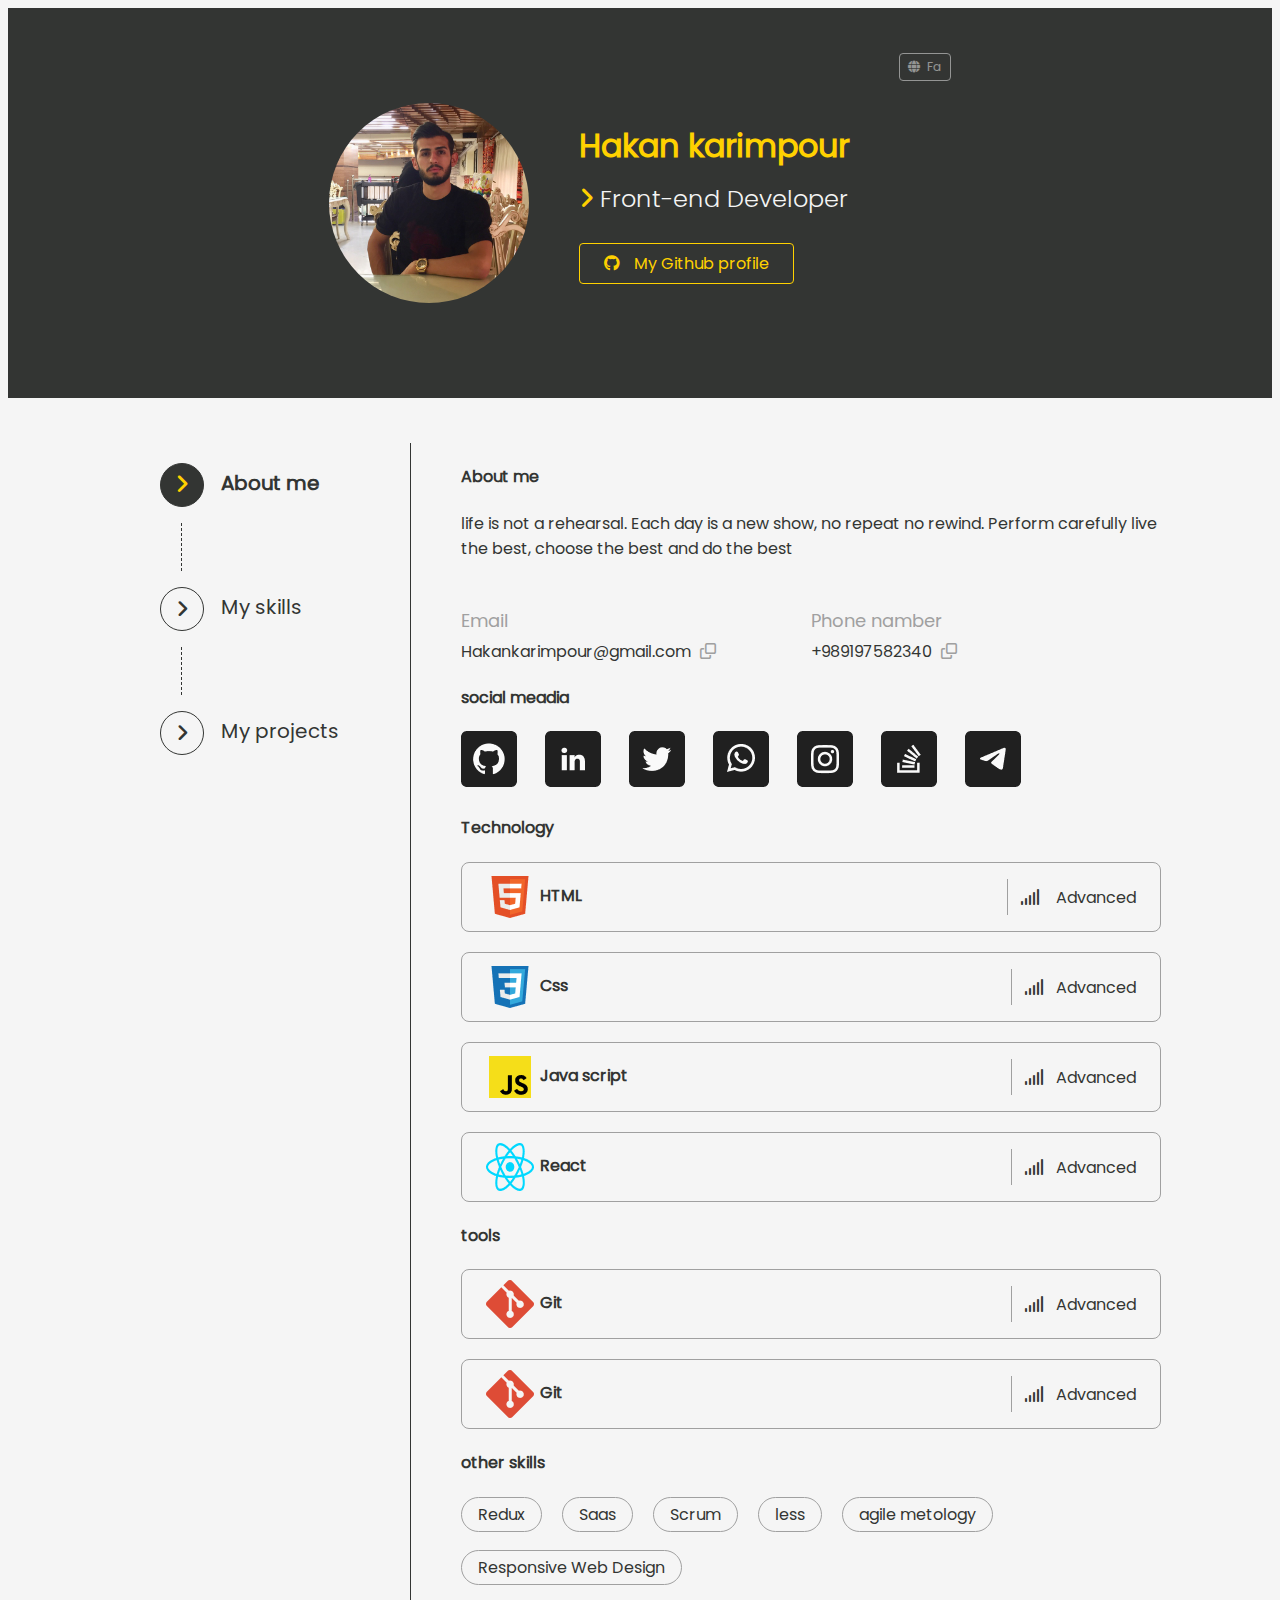
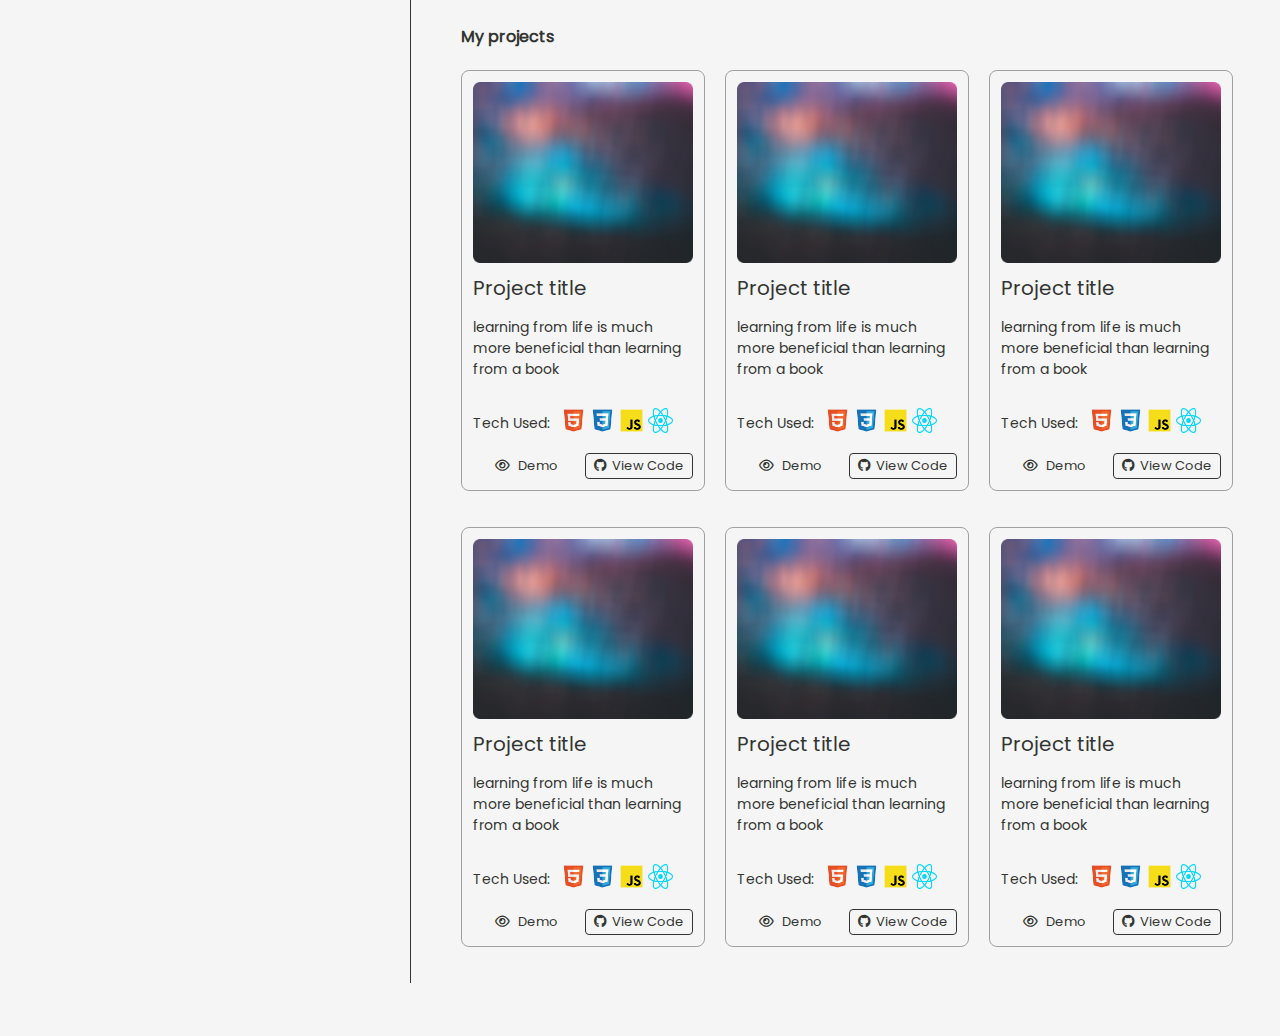
<file: index.html>
<!DOCTYPE html>
<html lang="en">
  <head>
    <meta charset="UTF-8" />
    <meta name="viewport" content="width=device-width, initial-scale=1.0" />
    <title>Hakan karimpour</title>
    <link rel="shortcut icon" href="github-hover.png" type="image/x-icon" />
    <link rel="stylesheet" href="assets/css/enstyle.css" />
    <link rel="stylesheet" href="assets/css/responsive.css" />
    <link rel="stylesheet" href="assets/css/all.min.css" />
  </head>
  <body>
    <header class="header">
      <img src="assets/IMG_20230716_004356_319.jpg" alt="my pictiour" />
      <div class="title">
        <h1>Hakan karimpour</h1>
        <h2 class="position">
          <i class="fa-sharp fa-solid fa-angle-right"></i>Front-end Developer
        </h2>
        <a href="#" target="_blank" class="butten">
          <i class="fa-brands fa-github"></i>
          My Github profile</a
        >
      </div>

      <a href="fa.html" class="lang">
        <i class="fa-solid fa-globe"></i>
        Fa</a
      >
    </header>
    <div class="container">
      <!-- navbar -->

      <nav>
        <ul>
          <li class="active">
            <span class="marker">
              <i class="fa-sharp fa-solid fa-angle-right"></i>
            </span>
            About me
          </li>
          <li>
            <span class="marker">
              <i class="fa-sharp fa-solid fa-angle-right"></i>
            </span>
            My skills
          </li>
          <li>
            <span class="marker">
              <i class="fa-sharp fa-solid fa-angle-right"></i>
            </span>
            My projects
          </li>
        </ul>
      </nav>

      <!-- about me -->

      <div class="sections">
        <section>
          <h4>About me</h4>
          <p>
            life is not a rehearsal. Each day is a new show, no repeat no
            rewind. Perform carefully live the best, choose the best and do the
            best
          </p>
          <div class="contact">
            <div>
              <h5>Email</h5>
              <p>
                Hakankarimpour@gmail.com
                <i class="fa-regular fa-clone"></i>
              </p>
            </div>
            <div>
              <h5>Phone namber</h5>
              <p>
                +989197582340
                <i class="fa-regular fa-clone"></i>
              </p>
            </div>
          </div>
          <h4>social meadia</h4>
          <div class="social">
            <ul>
              <li>
                <a href="https://github.com/dashboard" target="_blank">
                  <span class="github"></span>
                </a>
              </li>
              <li>
                <a href="#" target="_blank">
                  <span class="linkedin"></span>
                </a>
              </li>
              <li>
                <a href="#" target="_blank">
                  <span class="twitter"></span>
                </a>
              </li>
              <li>
                <a href="#" target="_blank">
                  <span class="whatsapp"></span>
                </a>
              </li>
              <li>
                <a href="#" target="_blank">
                  <span class="instagram"></span>
                </a>
              </li>
              <li>
                <a href="#" target>
                  <span class="stackoverflow"></span>
                </a>
              </li>
              <li>
                <a href="#" target="_blank">
                  <span class="telegram"></span>
                </a>
              </li>
            </ul>
          </div>
        </section>

        <!-- skills -->

        <section>
          <h4>Technology</h4>
          <ul class="skills">
            <li>
              <span class="title"
                ><img src="assets/icons/html.png" alt="html" />HTML</span>
              <span><i class="fa-solid fa-signal"></i> Advanced</span>
            </li>
            <li>
              <span class="title"
                ><img src="assets/icons/css.png" alt="css" />Css</span
              >
              <span><i class="fa-solid fa-signal"></i>Advanced</span>
            </li>
            <li>
              <span class="title">
                <img src="assets/icons/js.png" alt="java script" />Java
                script</span
              >
              <span> <i class="fa-solid fa-signal"></i>Advanced </span>
            </li>
            <li>
              <span class="title">
                <img src="assets/icons/react.png" alt="React" />React
              </span>
              <span> <i class="fa-solid fa-signal"></i>Advanced </span>
            </li>
          </ul>
          <h4>tools</h4>
          <ul class="skills">
            <li>
              <span class="title">
                <img src="assets/icons/git.png" alt="git" />Git
              </span>
              <span> <i class="fa-solid fa-signal"></i>Advanced </span>
            </li>
            <li>
              <span class="title"
                ><img src="assets/icons/git.png" alt="git" />Git</span
              >
              <span><i class="fa-solid fa-signal"></i>Advanced</span>
            </li>
          </ul>
          <h4>other skills</h4>
          <ul class="other-skills">
            <li>Redux</li>
            <li>Saas</li>
            <li>Scrum</li>
            <li>less</li>
            <li>agile metology</li>
            <li>Responsive Web Design</li>
          </ul>
        </section>
        <section>
          <h4>My projects</h4>
          <div class="projects">
            <div class="My-projects">
              <img src="assets/icons/placeholder.png" />
              <h6>Project title</h6>
              <p class="description">
                learning from life is much more beneficial than learning from a
                book
              </p>
              <div class="Tech-used">
                Tech Used:
                <ul>
                  <li><img src="assets/icons/html.png" /></li>
                  <li><img src="assets/icons/css.png" /></li>
                  <li><img src="assets/icons/js.png" /></li>
                  <li><img src="assets/icons/react.png" /></li>
                </ul>
              </div>
              <div class="buttens">
                <a href="#"><i class="fa-regular fa-eye"></i> Demo</a>
                <a href="#"><i class="fa-brands fa-github"></i>View Code</a>
              </div>
            </div>

            <div class="My-projects">
              <img src="assets/icons/placeholder.png" />
              <h6>Project title</h6>
              <p class="description">
                learning from life is much more beneficial than learning from a
                book
              </p>
              <div class="Tech-used">
                Tech Used:
                <ul>
                  <li><img src="assets/icons/html.png" /></li>
                  <li><img src="assets/icons/css.png" /></li>
                  <li><img src="assets/icons/js.png" /></li>
                  <li><img src="assets/icons/react.png" /></li>
                </ul>
              </div>
              <div class="buttens">
                <a href="#"><i class="fa-regular fa-eye"></i> Demo</a>
                <a href="#"><i class="fa-brands fa-github"></i>View Code</a>
              </div>
            </div>

            <div class="My-projects">
              <img src="assets/icons/placeholder.png" />
              <h6>Project title</h6>
              <p class="description">
                learning from life is much more beneficial than learning from a
                book
              </p>
              <div class="Tech-used">
                Tech Used:
                <ul>
                  <li><img src="assets/icons/html.png" /></li>
                  <li><img src="assets/icons/css.png" /></li>
                  <li><img src="assets/icons/js.png" /></li>
                  <li><img src="assets/icons/react.png" /></li>
                </ul>
              </div>
              <div class="buttens">
                <a href="#"><i class="fa-regular fa-eye"></i> Demo</a>
                <a href="#"><i class="fa-brands fa-github"></i>View Code</a>
              </div>
            </div>

            <div class="My-projects">
              <img src="assets/icons/placeholder.png" />
              <h6>Project title</h6>
              <p class="description">
                learning from life is much more beneficial than learning from a
                book
              </p>
              <div class="Tech-used">
                Tech Used:
                <ul>
                  <li><img src="assets/icons/html.png" /></li>
                  <li><img src="assets/icons/css.png" /></li>
                  <li><img src="assets/icons/js.png" /></li>
                  <li><img src="assets/icons/react.png" /></li>
                </ul>
              </div>
              <div class="buttens">
                <a href="#"><i class="fa-regular fa-eye"></i> Demo</a>
                <a href="#"><i class="fa-brands fa-github"></i>View Code</a>
              </div>
            </div>

            <div class="My-projects">
              <img src="assets/icons/placeholder.png" />
              <h6>Project title</h6>
              <p class="description">
                learning from life is much more beneficial than learning from a
                book
              </p>
              <div class="Tech-used">
                Tech Used:
                <ul>
                  <li><img src="assets/icons/html.png" /></li>
                  <li><img src="assets/icons/css.png" /></li>
                  <li><img src="assets/icons/js.png" /></li>
                  <li><img src="assets/icons/react.png" /></li>
                </ul>
              </div>
              <div class="buttens">
                <a href="#"><i class="fa-regular fa-eye"></i> Demo</a>
                <a href="#"><i class="fa-brands fa-github"></i>View Code</a>
              </div>
            </div>

            <div class="My-projects">
              <img src="assets/icons/placeholder.png" />
              <h6>Project title</h6>
              <p class="description">
                learning from life is much more beneficial than learning from a
                book
              </p>
              <div class="Tech-used">
                Tech Used:
                <ul>
                  <li><img src="assets/icons/html.png" /></li>
                  <li><img src="assets/icons/css.png" /></li>
                  <li><img src="assets/icons/js.png" /></li>
                  <li><img src="assets/icons/react.png" /></li>
                </ul>
              </div>
              <div class="buttens">
                <a href="#"><i class="fa-regular fa-eye"></i> Demo</a>
                <a href="#"><i class="fa-brands fa-github"></i>View Code</a>
              </div>
            </div>
          </div>
        </section>
      </div>
    </div>

    <div class="mobile-nav">
      <ul>
        <li class="act">
          <i class="fa-regular fa-user"></i>
          About me</li>
        <li>
          <i class="fa-solid fa-code"></i>
          My skills</li>
        <li>
          <i class="fa-solid fa-laptop-code"></i>
          My projects</li>
      </ul>
    </div>
  </body>
</html>
</file>
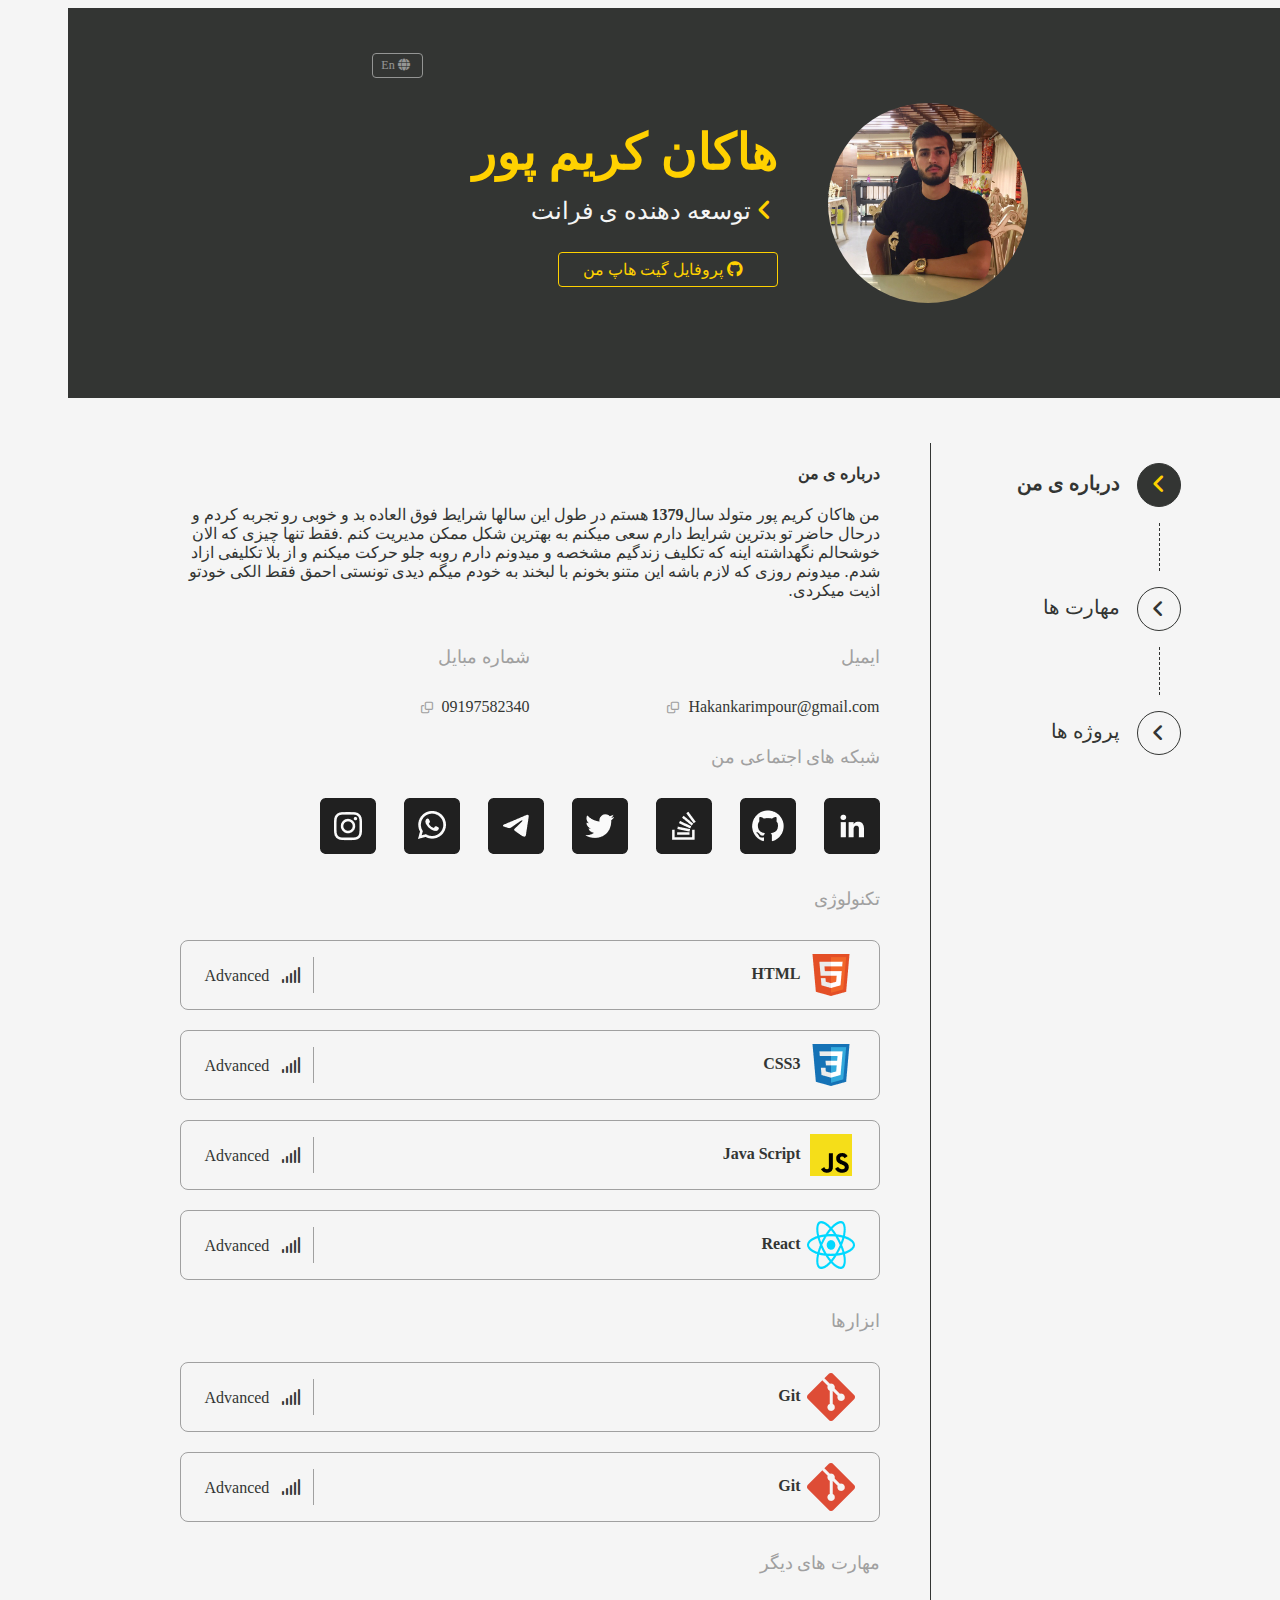
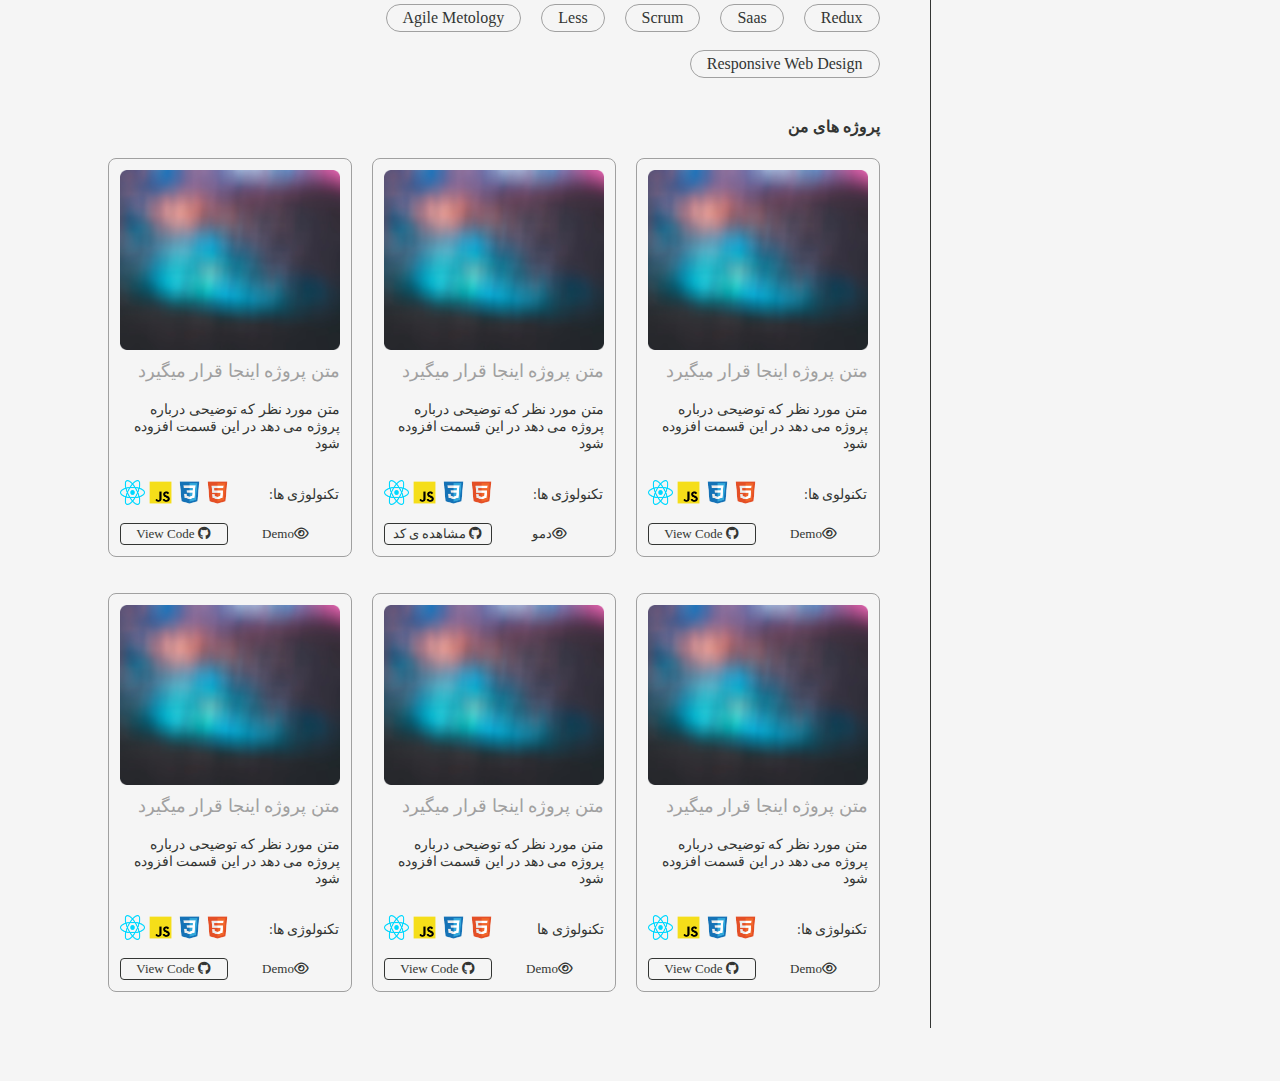
<file: fa.html>
<!DOCTYPE html>
<!DOCTYPE html>
<html lang="en">
  <head>
    <meta charset="UTF-8" />
    <meta name="viewport" content="width=device-width, initial-scale=1.0" />
    <title>هاکان کریم پور</title>
    <link rel="shortcut icon" href="github-hover.png" type="image/x-icon" />
    <link rel="stylesheet" href="assets/css/fastyle.css" />
    <link rel="stylesheet" href="assets/css/responsive.css" />
    <link rel="stylesheet" href="assets/css/all.min.css" />
  </head>
  <body>
    <header class="header">
      <img src="assets/IMG_20230716_004356_319.jpg" alt="my pictiour" /
      style="width: 200px;">
      <div class="title">
        <h1>هاکان کریم پور</h1>
        <h2 class="position">
          <i class="fa-sharp fa-solid fa-angle-left"></i>
          توسعه دهنده ی فرانت
        </h2>
        <a href="#" target="_blank" class="butten">
          <i class="fa-brands fa-github"></i>
          پروفایل گیت هاپ من
        </a>
      </div>
      <a href="index.html" class="lang">
        <i class="fa-solid fa-globe"></i>
        En</a
      >
    </header>
    <div class="container">
      <!-- navbar -->
      <nav>
        <ul>
          <li class="active">
            <span class="marker">
              <i class="fa-sharp fa-solid fa-angle-left"></i>
            </span>
            درباره ی من
          </li>
          <li>
            <span class="marker">
              <i class="fa-sharp fa-solid fa-angle-left"></i>
            </span>
            مهارت ها
          </li>
          <li>
            <span class="marker">
              <i class="fa-sharp fa-solid fa-angle-left"></i>
            </span>
            پروژه ها
          </li>
        </ul>
      </nav>
      <div class="section">
        <!-- about me -->
        <section>
          <h4>درباره ی من</h4>
          <p>
            من هاکان کریم پور متولد سال<b>1379</b> هستم در طول این سالها شرایط
            فوق العاده بد و خوبی رو تجربه کردم و درحال حاضر تو بدترین شرایط دارم
            سعی میکنم به بهترین شکل ممکن مدیریت کنم .فقط تنها چیزی که الان
            خوشحالم نگهداشته اینه که تکلیف زندگیم مشخصه و میدونم دارم روبه جلو
            حرکت میکنم و از بلا تکلیفی ازاد شدم. میدونم روزی که لازم باشه این
            متنو بخونم با لبخند به خودم میگم دیدی تونستی احمق فقط الکی خودتو
            اذیت میکردی.
          </p>
          <div class="contact">
            <div>
              <h5>ایمیل</h5>
              <p>
                Hakankarimpour@gmail.com
                <i class="fa-regular fa-clone"></i>
              </p>
            </div>
            <div>
              <h5>شماره مبایل</h5>
              <p>
                09197582340
                <i class="fa-regular fa-clone"></i>
              </p>
            </div>
          </div>

          <h5>شبکه های اجتماعی من</h5>
          <div class="social">
            <ul>
              <li>
                <a href="#">
                  <span class="linkedin"></span>
                </a>
              </li>
              <li>
                <a href="#"><span class="github"></span></a>
              </li>
              <li>
                <a href="#"><span class="stackoverflow"></span></a>
              </li>
              <li>
                <a href="#">
                  <span class="twitter"></span>
                </a>
              </li>
              <li><a href="#"></a><span class="telegram"></span></li>
              <li>
                <a href="#"><span class="whatsapp"></span> </a>
              </li>
              <li>
                <a href="#">
                  <span class="instagram"></span>
                </a>
              </li>
            </ul>
          </div>
        </section>
        <!-- skills -->
        <section>
          <h5>تکنولوژی</h5>
          <ul class="skills">
            <li>
              <span class="title"
                ><img src="assets/icons/html.png" alt="html" />HTML</span
              >
              <span><i class="fa-solid fa-signal"></i>Advanced </span>
            </li>
            <li>
              <span class="title"
                ><img src="assets/icons/css.png" alt="css" />CSS3</span
              >
              <span><i class="fa-solid fa-signal"></i>Advanced </span>
            </li>
            <li>
              <span class="title"
                ><img src="assets/icons/js.png" alt="" />Java Script</span
              >
              <span><i class="fa-solid fa-signal"></i>Advanced </span>
            </li>
            <li>
              <span class="title"
                ><img src="assets/icons/react.png" alt="react" />React</span
              >
              <span><i class="fa-solid fa-signal"></i>Advanced </span>
            </li>
          </ul>
          <h5>ابزارها</h5>
          <ul class="skills">
            <li>
              <span class="title">
                <img src="assets/icons/git.png" alt="git" />Git
              </span>
              <span> <i class="fa-solid fa-signal"></i>Advanced </span>
            </li>
            <li>
              <span class="title"
                ><img src="assets/icons/git.png" alt="git" />Git</span
              >
              <span><i class="fa-solid fa-signal"></i>Advanced</span>
            </li>
          </ul>
          <h5>مهارت های دیگر</h5>
          <ul class="other-skills">
            <li>Redux</li>
            <li>Saas</li>
            <li>Scrum</li>
            <li>Less</li>
            <li>Agile Metology</li>
            <li>Responsive Web Design</li>
          </ul>
        </section>
        <section>
          <h4>پروژه های من</h4>
          <div class="projects">
            <div class="My-projects">
              <img src="assets/icons/placeholder.png" alt="placeholder" />
              <h5>متن پروژه اینجا قرار میگیرد</h5>
              <p class="description">
                متن مورد نظر که توضیحی درباره پروژه می دهد در این قسمت افزوده
                شود
              </p>
              <div class="Tech-used">
                تکنولوی ها:
                <ul>
                  <li><img src="assets/icons/html.png" /></li>
                  <li><img src="assets/icons/css.png" /></li>
                  <li><img src="assets/icons/js.png" /></li>
                  <li><img src="assets/icons/react.png" /></li>
                </ul>
              </div>
              <div class="buttens">
                <a href="#"> <i class="fa-regular fa-eye"></i>Demo </a>
                <a href="#"
                  ><i class="fa-brands fa-github"></i>
                  View Code
                </a>
              </div>
            </div>
            <div class="My-projects">
              <img src="assets/icons/placeholder.png" alt="placeholder" />
              <h5>متن پروژه اینجا قرار میگیرد</h5>
              <p class="description">
                متن مورد نظر که توضیحی درباره پروژه می دهد در این قسمت افزوده
                شود
              </p>
              <div class="Tech-used">
                تکنولوژی ها:
                <ul>
                  <li><img src="assets/icons/html.png" /></li>
                  <li><img src="assets/icons/css.png" /></li>
                  <li><img src="assets/icons/js.png" /></li>
                  <li><img src="assets/icons/react.png" /></li>
                </ul>
              </div>
              <div class="buttens">
                <a href="#"> <i class="fa-regular fa-eye"></i>دمو</a>
                <a href="#"
                  ><i class="fa-brands fa-github"></i>
                  مشاهده ی کد
                </a>
              </div>
            </div>
            <div class="My-projects">
              <img src="assets/icons/placeholder.png" alt="placeholder" />
              <h5>متن پروژه اینجا قرار میگیرد</h5>
              <p class="description">
                متن مورد نظر که توضیحی درباره پروژه می دهد در این قسمت افزوده
                شود
              </p>
              <div class="Tech-used">
                تکنولوژی ها:
                <ul>
                  <li><img src="assets/icons/html.png" /></li>
                  <li><img src="assets/icons/css.png" /></li>
                  <li><img src="assets/icons/js.png" /></li>
                  <li><img src="assets/icons/react.png" /></li>
                </ul>
              </div>
              <div class="buttens">
                <a href="#"> <i class="fa-regular fa-eye"></i>Demo </a>
                <a href="#"
                  ><i class="fa-brands fa-github"></i>
                  View Code
                </a>
              </div>
            </div>
            <div class="My-projects">
              <img src="assets/icons/placeholder.png" alt="placeholder" />
              <h5>متن پروژه اینجا قرار میگیرد</h5>
              <p class="description">
                متن مورد نظر که توضیحی درباره پروژه می دهد در این قسمت افزوده
                شود
              </p>
              <div class="Tech-used">
                تکنولوژی ها:
                <ul>
                  <li><img src="assets/icons/html.png" /></li>
                  <li><img src="assets/icons/css.png" /></li>
                  <li><img src="assets/icons/js.png" /></li>
                  <li><img src="assets/icons/react.png" /></li>
                </ul>
              </div>
              <div class="buttens">
                <a href="#"> <i class="fa-regular fa-eye"></i>Demo </a>
                <a href="#"
                  ><i class="fa-brands fa-github"></i>
                  View Code
                </a>
              </div>
            </div>
            <div class="My-projects">
              <img src="assets/icons/placeholder.png" alt="placeholder" />
              <h5>متن پروژه اینجا قرار میگیرد</h5>
              <p class="description">
                متن مورد نظر که توضیحی درباره پروژه می دهد در این قسمت افزوده
                شود
              </p>
              <div class="Tech-used">
                تکنولوژی ها
                <ul>
                  <li><img src="assets/icons/html.png" /></li>
                  <li><img src="assets/icons/css.png" /></li>
                  <li><img src="assets/icons/js.png" /></li>
                  <li><img src="assets/icons/react.png" /></li>
                </ul>
              </div>
              <div class="buttens">
                <a href="#"> <i class="fa-regular fa-eye"></i>Demo </a>
                <a href="#"
                  ><i class="fa-brands fa-github"></i>
                  View Code
                </a>
              </div>
            </div>
            <div class="My-projects">
              <img src="assets/icons/placeholder.png" alt="placeholder" />
              <h5>متن پروژه اینجا قرار میگیرد</h5>
              <p class="description">
                متن مورد نظر که توضیحی درباره پروژه می دهد در این قسمت افزوده
                شود
              </p>
              <div class="Tech-used">
                تکنولوژی ها:
                <ul>
                  <li><img src="assets/icons/html.png" /></li>
                  <li><img src="assets/icons/css.png" /></li>
                  <li><img src="assets/icons/js.png" /></li>
                  <li><img src="assets/icons/react.png" /></li>
                </ul>
              </div>
              <div class="buttens">
                <a href="#"> <i class="fa-regular fa-eye"></i>Demo </a>
                <a href="#"
                  ><i class="fa-brands fa-github"></i>
                  View Code
                </a>
              </div>
            </div>
          </div>
        </section>
      </div>
    </div>
  </body>
</html>
</file>
<file: assets/css/enstyle.css>
/*GLOBALLY*/

@font-face {
    font-family: "Poppins";
    src: url("/assets/woff/Poppins-Light.woff") format(woff),
      url("/assets/ttf/Poppins-Light.ttf") format(ttf);
    font-weight: 300;
  }
  @font-face {
    font-family: "poppins";
    src: url("/assets/woff/Poppins-Regular.woff") format(woff),
      url("/assets/ttf/Poppins-Regular.ttf") format(ttf);
    font-weight: 400;
  }
  
  * {
    font-family: "poppins", sans-serif;
    transition: all 0.3s;
  }
  body {
    background-color: #f5f5f5;
    padding: 0px;
    color: #333533;
  }
  ul {
    padding: 0;
    list-style: none;
  }
  h5 {
    font-size: 18px;
    font-weight: 500;
    color: #a0a0a0;
    margin-bottom: 5px;
  }
  h6{
    margin: 0;
  }
  
  a {
    text-decoration: none;
  }
  
  /*HEADER*/
  
  .header .position i,
  .header .title h1,
  .butten i {
    color: #ffd100;
  }
  
  .header,
  .container {
    display: flex;
    padding: 45px 0;
    justify-content: center;
  }
  .header {
    background-color: #333533;
    height: 300px;
    align-items: center;
    align-items: center;
  }
  .header .title {
    margin: 0 50px;
  }
  .header .title h1 {
    margin: 0;
    line-height: 1;
  }
  
  .header .position {
    color: #f5f5f5;
    font-weight: 350;
    margin-bottom: 35px;
  }
  .header .position i {
    margin-right: 6px;
  }
  .butten {
    color: #ffd100;
    border: 1px solid #ffd100;
    border-radius: 4px;
    padding: 8px 24px;
  }
  .butten:hover,
  .butten:hover i {
    background-color: #ffd100;
    color: #333533;
  }
  .butten i {
    margin-right: 6px;
  }
  .lang {
    color: #f5f5f5;
    border: 1px solid #f5f5f5;
    border-radius: 4px;
    padding: 4px 8px;
    opacity: 0.5;
    font-size: 12px;
    align-self: flex-start;
  }
  .lang i {
    color: #f5f5f5;
    margin-right: 4px;
  }
  .lang:hover,
  .lang i:hover {
    opacity: 1;
  }
  
  .header img {
    width: 200px;
    height: 200px;
    border-radius: 50%;
  }
  .butten i {
    margin-right: 10px;
  }
  
  /*NAVBAR*/
  
  nav {
    width: 250px;
    font-size: 20px;
    padding-left: 40px;
  }
  nav ul li:hover {
    cursor: pointer;
  }
  nav li.active {
    font-weight: 600;
  }
  nav ul li .marker {
    width: 42px;
    height: 42px;
    border: 1px solid #333533;
    border-radius: 50%;
    display: inline-block;
    text-align: center;
    vertical-align: middle;
    line-height: 42px;
    margin-right: 12px;
  }
  nav ul li.active .marker,
  nav ul li:hover .marker {
    background-color: #333533;
    color: #ffd100;
    font-size: 22px;
  }
  nav ul li:not(:last-child):after {
    content: "";
    display: block;
    height: 48px;
    border-left: 1px dashed #333533;
    margin: 16px 0px 16px 21px;
  }
  
  /*SECTIONS*/
  
  .sections {
    width: 700px;
    border-left: 1px solid #333533;
    padding-left: 50px;
  }
  .sections section:last-child{
    width:880px;
  }
  .contact {
    display: flex;
  }
  .contact div {
    width: 50%;
  }
  .contact p {
    margin: 0px;
  }
  .contact i {
    margin-left: 5px;
    font-family: 15px;
    color: #a0a0a0;
    cursor: pointer;
  }
  .contact i:hover {
    color: #a0a0a0;
  }
  .social li {
    display: inline-block;
    margin-right: 24px;
  }
  .social li span {
    display: inline-block;
    width: 56px;
    height: 56px;
  }
  
  .social li span.github {
    background-image: url("../icons/social/github.png");
  }
  .social li span.github:hover {
    background-image: url("../icons/social/social-hover/github-hover.png");
  }
  
  .social li span.linkedin {
    background-image: url("../icons/social/linkedin.png");
  }
  .social li span.linkedin:hover {
    background-image: url("../icons/social/social-hover/linkedin-hover.png");
  }
  .social li span.twitter {
    background-image: url("../icons/social/twitter.png");
  }
  .social li span.twitter:hover {
    background-image: url("../icons/social/social-hover/twitter-hover.png");
  }
  .social li span.whatsapp {
    background-image: url("../icons/social/whatsapp.png");
  }
  .social li span.whatsapp:hover {
    background-image: url("../icons/social/social-hover/whatsapp-hover.png");
  }
  .social li span.instagram {
    background-image: url("../icons/social/instagram.png");
  }
  .social li span.instagram:hover {
    background-image: url("../icons/social/social-hover/instagram-hover.png");
  }
  
  .social li span.stackoverflow {
    background-image: url("../icons/social/stackoverflow.png");
  }
  .social li span.stackoverflow:hover {
    background-image: url("../icons/social/social-hover/stackoverflow-hover.png");
  }
  
  .social li span.telegram {
    background-image: url("../icons/social/telegram.png");
  }
  .social li span.telegram:hover {
    background-image: url("../icons/social/social-hover/telegram-hover.png");
  }
  .skills li{
    border: 1px solid #a0a0a0;
    border-radius: 8px;
    margin-bottom: 20px;
    display: flex;
    justify-content: space-between;
    padding: 10px 24px;
    align-items: center;
  }
  .skills li img{
    vertical-align: middle;
    margin-right: 6px;
  }
  .skills .title{
    font-weight: 600;
    
  }
  .skills li i{
    padding: 10px 12px;
    border-left: 1px solid #a0a0a0;
  }
  .other-skills li{
    display: inline-block;
  border: 1px solid #a0a0a0;
  padding: 4px 16px;
  border-radius: 24px;
  margin: 0px 16px 18px 0px;
  }
  .My-projects{
    border: 1px solid #a0a0a0;
    border-radius: 8px;
    padding: 11px;
  width: 25%;
  display:flex;
  flex-direction: column;
  
  }
  .My-projects h6{
    font-weight: 500;
    font-size: 20px;
    margin-top:10px;
  }
  .My-projects .description{
    font-size: 14px;
  }
  .Tech-used{
  display: flex;
  justify-content: space-between;
  align-items: center;
  font-size: 14px;
  font-weight: 400;
  }
  
  .Tech-used ul li{
    display:inline-block;
  }
  .Tech-used ul li img{
    width: 25px;
  }
  
  .projects{
    display: flex;
    flex-wrap:wrap;
  }
  .My-projects{
    margin-bottom: 36px;
  }
  .projects div:not(:last-child){
    margin-right: 20px;
    
  }
  .My-projects .buttens{
  display: flex;
  }
  .My-projects .buttens a{
    width: 50%;
    color: #333533;
    border: 1px solid transparent;
    font-size: 13px;
    padding:2px 8px;
    font-weight:500;
    text-align: center;
  }
  .My-projects .buttens a i{
    margin-right: 5px;
  }
  .My-projects .buttens a:last-child{
    margin-left: 4px;
  }
  .My-projects .buttens a:last-child,
  .My-projects .buttens a:first-child:hover{
    border: 1px solid #333533;
    border-radius: 4px;
  }
  .My-projects .buttens a:last-child:hover{
    background-color: #333533;
    color: #f5f5f5;
  }
  .mobile-nav{
    display: none;
  }
</file>
<file: assets/css/responsive.css>
@media all and (max-width: 992px) {
  body,
  h5 {
    background-color: #fafafa;
    font-size: 16px;
  }

  .container nav {
    display: none;
  }

  .sections,
  .sections section:last-child {
    width: auto;
    border-left: none;
  }

  .header,
  .container {
    padding: 0;
  }
  .header {
    height: auto;
  }
  .lang {
    position: absolute;
    top: 30px;
    right: 30px;
  }
  .header img {
    width: 150px;
    height: 150px;
    position: absolute;
    top: 75px;
  }
  .header .position i,
  .header .position,
  .header .title h1,
  .butten i {
    color: #333533;
  }
  .header .title h1 {
    font-size: 35px;
  }
  .header .position {
    font-size: 24px;
    margin: 30px 0;
  }

  .title .butten {
    border: 1px solid #333533;
    width: 100%;
    display: inline-block;
    padding-left: 0px;
    padding-right: 0px;
    text-align: center;
    background-color: #fafafa;
    color: #333533;
  }

  .header .title {
    background-color: #fafafa;
    color: #333533;
    width: 100%;
    margin: 0;
    margin-top: 150px;
    text-align: center;
    padding: 100px 20px 60px;
  }
  .sections {
    padding: 0 20px;
  }
  .sections section {
    border-top: 1px solid #a0a0a0;
    padding: 60px 0;
  }
  .sections section h4 {
    margin-top: 0;
    font-size: 20px;
    color: #333533;
  }
  .contact {
    flex-wrap: wrap;
    margin-bottom: 60px;
  }
  .contact div {
    width: 100%;
  }
  .projects {
    flex-wrap: wrap;
    margin-right: 0 !important;
  }
  .My-projects {
    width: 100%;
    margin-right: 0 !important;
  }
  .mobile-nav {
    display: block;
    background-color: #333533;
    color: #fafafa;
    margin-bottom: 0;
    position: fixed;
    bottom: 0px;
    left: 0;
    right: 0;
  }

  .mobile-nav ul {
    display: flex;
    justify-content: space-between;
    margin: 0;
   
  }

  .mobile-nav ul li {
    padding-top: 20px;
    padding-bottom: 20px;
    text-align: center;
    flex: 1;
  }
  .mobile-nav ul  li i{
    margin-right: 5px;
  }
  .mobile-nav ul li.act {
    color: #ffd100;
    border-bottom: 4px solid #ffd100;
  }
}
</file>
<file: assets/css/fastyle.css>
/*GLOBALLY*/
@font-face {
  font-family: "vazirmatn";
  src: url(../woff/Vazirmatn-Light_2.woff) format(wof);
}
@font-face {
  font-family: "vazirmatn";
  src: url(../woff/Vazirmatn-Regular_2.woff) format(wof)
    url(../ttf/Vazirmatn-Regular.ttf);
}
* {
  font-family: "vazirmatn";
  transition: all 0.3s;
  direction: rtl;
}
body {
  background-color: #f5f5f5;
  padding: 0px;
  color: #333533;
}
ul {
  padding: 0;
  list-style: none;
}
h5 {
  font-size: 18px;
  font-weight: 500;
  color: #a0a0a0;;
}
h6 {
  margin: 0;
}

a {
  text-decoration: none;
}

/*HEADER*/

.header .position i,
.header .title h1,
.butten i {
  color: #ffd100;
}

.header,
.container {
  display: flex;
  padding: 45px 0;
  justify-content: center;
}
.header {
  background-color: #333533;
  height: 300px;
  align-items: center;
  align-items: center;
}
.header .title {
  margin: 0 50px;
}
.header .title h1 {
  margin: 0;
  line-height: 1;
  font-size: 50px;
}

.header .position {
  color: #f5f5f5;
  font-weight: 350;
  margin-bottom: 35px;
}
.header .position i {
  margin-right: 6px;
}
.butten {
  color: #ffd100;
  border: 1px solid #ffd100;
  border-radius: 4px;
  padding: 8px 24px;
}
.butten:hover,
.butten:hover i {
  background-color: #ffd100;
  color: #333533;
}
.butten i {
  margin-right: 6px;
}
.lang {
  color: #f5f5f5;
  border: 1px solid #f5f5f5;
  border-radius: 4px;
  padding: 4px 8px;
  opacity: 0.5;
  font-size: 12px;
  align-self: flex-start;
}
.lang i {
  color: #f5f5f5;
  margin-right: 4px;
}
.lang:hover,
.lang i:hover {
  opacity: 1;
}

.header img {
  width: 200px;
  height: 200px;
  border-radius: 50%;
}
.butten i {
  margin-right: 10px;
}

/*NAVBAR*/

.container nav {
  width: 250px;
  font-size: 20px;
  padding-right: 40px;
}
.container nav ul li:hover {
  cursor: pointer;
}
.container nav li.active {
  font-weight: 600;
}
.container nav ul li .marker {
  width: 42px;
  height: 42px;
  border: 1px solid #333533;
  border-radius: 50%;
  display: inline-block;
  text-align: center;
  vertical-align: middle;
  line-height: 42px;
  margin-left: 12px;
}
.container nav ul li.active .marker,
.container nav ul li:hover .marker {
  background-color: #333533;
  color: #ffd100;
  font-size: 22px;
}
.container nav ul li:not(:last-child):after {
  content: "";
  display: block;
  height: 48px;
  border-right: 1px dashed #333533;
  margin: 16px 21px 16px 0px;
}

/*SECTIONS*/

.section {
  width: 700px;
  border-right: 1px solid #333533;
  padding-right: 50px;
}
.section section:last-child {
  width: 880px;
}
.contact {
  display: flex;
}
.contact div {
  width: 50%;
}
.contact p {
  margin: 0px;
}
.contact i {
  margin-right: 5px;
  font-size: 12px;
  color: #a0a0a0;
  cursor: pointer;
}
.contact i:hover {
  color: #333533;
}
.social li {
  display: inline-block;
  margin-left: 24px;
}
.social li span {
  display: inline-block;
  width: 56px;
  height: 56px;
}

.social li span.github {
  background-image: url("../icons/social/github.png");
}
.social li span.github:hover {
  background-image: url("../icons/social/social-hover/github-hover.png");
}

.social li span.linkedin {
  background-image: url("../icons/social/linkedin.png");
}
.social li span.linkedin:hover {
  background-image: url("../icons/social/social-hover/linkedin-hover.png");
}
.social li span.twitter {
  background-image: url("../icons/social/twitter.png");
}
.social li span.twitter:hover {
  background-image: url("../icons/social/social-hover/twitter-hover.png");
}
.social li span.whatsapp {
  background-image: url("../icons/social/whatsapp.png");
}
.social li span.whatsapp:hover {
  background-image: url("../icons/social/social-hover/whatsapp-hover.png");
}
.social li span.instagram {
  background-image: url("../icons/social/instagram.png");
}
.social li span.instagram:hover {
  background-image: url("../icons/social/social-hover/instagram-hover.png");
}

.social li span.stackoverflow {
  background-image: url("../icons/social/stackoverflow.png");
}
.social li span.stackoverflow:hover {
  background-image: url("../icons/social/social-hover/stackoverflow-hover.png");
}

.social li span.telegram {
  background-image: url("../icons/social/telegram.png");
}
.social li span.telegram:hover {
  background-image: url("../icons/social/social-hover/telegram-hover.png");
}
.skills li {
  border: 1px solid #a0a0a0;
  border-radius: 8px;
  margin-bottom: 20px;
  display: flex;
  justify-content: space-between;
  padding: 10px 24px;
  align-items: center;
}
.skills li img {
  vertical-align: middle;
  margin-left: 6px;
}
.skills .title {
  font-weight: 600;
}
.skills li i {
  padding: 10px 12px;
  border-right: 1px solid #a0a0a0;
}
.other-skills li {
  display: inline-block;
  border: 1px solid #a0a0a0;
  padding: 4px 16px;
  border-radius: 24px;
  margin: 0px 0px 18px 16px;
}
.My-projects {
  border: 1px solid #a0a0a0;
  border-radius: 8px;
  padding: 11px;
  width: 25%;
  display: flex;
  flex-direction: column;
}
.My-projects h5 {
  font-weight: 500;
  font-size: 18px;
  margin-top: 10px;
}
.My-projects .description {
  font-size: 14px;
}
.Tech-used {
  display: flex;
  justify-content: space-between;
  align-items: center;
  font-size: 14px;
  font-weight: 400;
}

.Tech-used ul li {
  display: inline-block;
}
.Tech-used ul li img {
  width: 25px;
}

.projects {
  display: flex;
  flex-wrap: wrap;
}
.My-projects {
  margin-bottom: 36px;
}
.My-projects h5{
  margin-bottom: 5px;
}
.projects .My-projects:not(:last-child) {
  margin-left: 20px;
}
.My-projects .buttens {
  display: flex;
}
.My-projects .buttens a {
  width: 50%;
  color: #333533;
  border: 1px solid transparent;
  font-size: 13px;
  padding: 2px 8px;
  font-weight: 500;
  text-align: center;
}
.My-projects.buttens a i {
  margin-right: 5px;
}
.My-projects .buttens a:last-child {
  margin-right: 4px;
}
.My-projects .buttens a:last-child,
.My-projects .buttens a:first-child:hover {
  border: 1px solid #333533;
  border-radius: 4px;
}
.My-projects .buttens a:last-child:hover {
  background-color: #333533;
  color: #f5f5f5;
}
.mobile-nav{
  display: none;
}
</file>
